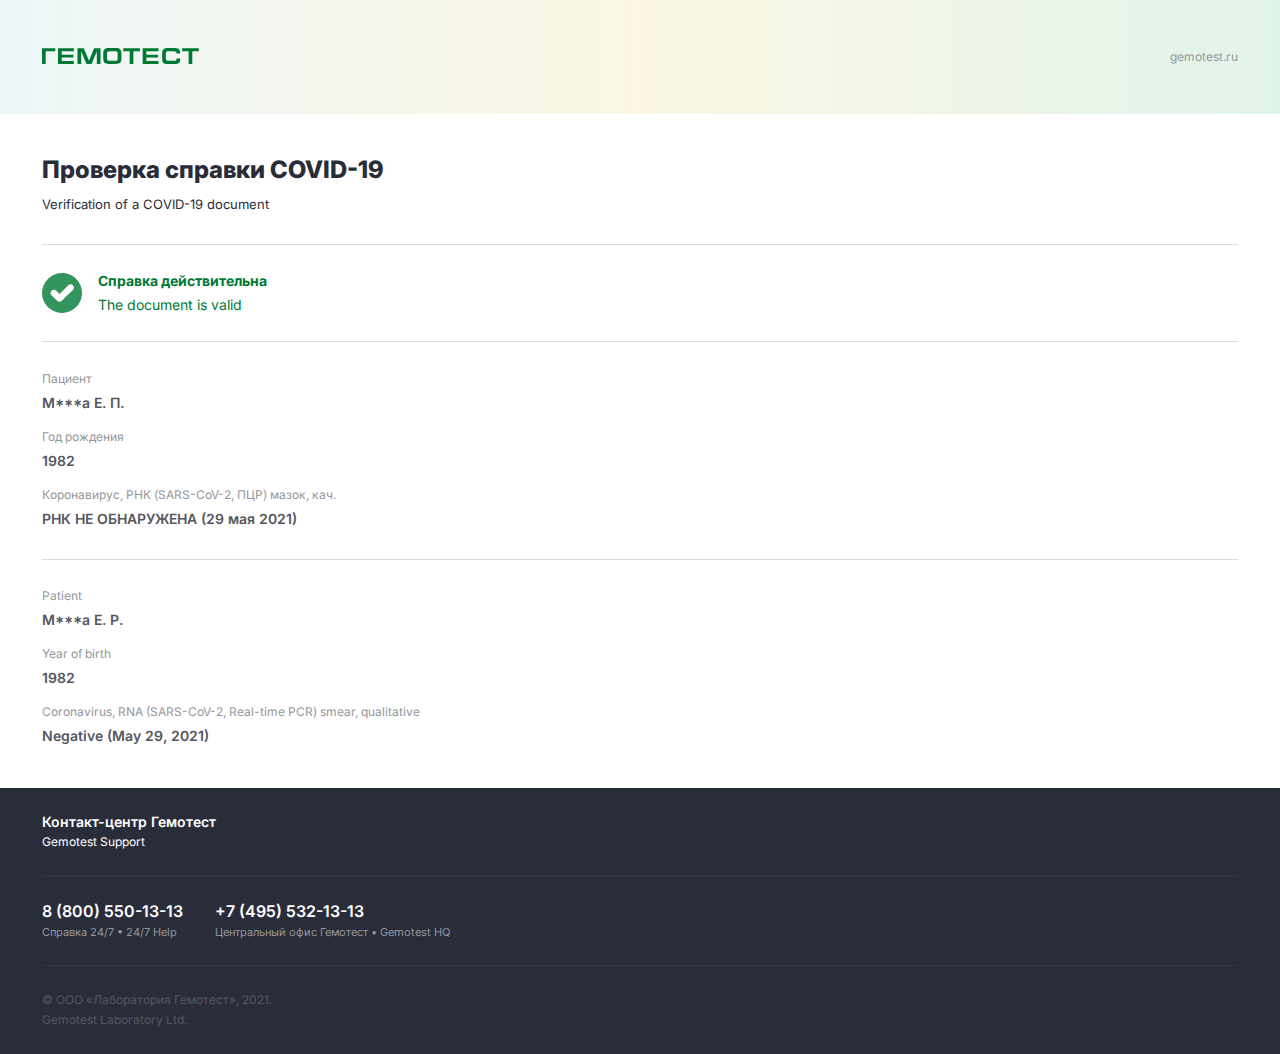
<file: site/m/index.html>
<!DOCTYPE html>
<html lang="ru">
<head>
	<meta charset="UTF-8">
	<meta name="viewport" content="width=device-width, initial-scale=1.0, maximum-scale=1.0, user-scalable=no" />
	<title>Гемотест - Проверка справки COVID-19</title>
	<link href="https://fonts.googleapis.com/css?family=Inter:500,600,800&display=swap&subset=cyrillic,cyrillic-ext,latin-ext" rel="stylesheet">
	<link rel="stylesheet" href="main.css">

</head>
<body>
<div class="wrapper">
	<div id="all">
		<div class="header">
			<div class="container">
				<div class="logo">
					<a href="/">
						<svg width="157" height="16" viewBox="0 0 157 16" fill="none" xmlns="http://www.w3.org/2000/svg">
							<path d="M140.133 0.18528V3.32752H146.605V16H150.308V3.32752H156.841V0.18528H140.133ZM131.603 12.8526H126.857C124.737 12.8526 123.865 12.3978 123.865 9.98512V6.0644C123.865 3.5804 124.379 3.1448 126.857 3.1448H131.603C133.752 3.1448 134.574 3.8544 134.574 5.51624H138.28C138.28 1.07184 135.983 0 132.319 0H126.165C121.609 0 120.162 1.30288 120.162 5.928V10.4162C120.162 14.654 121.523 16 125.807 16H132.701C137.268 16 138.28 14.7467 138.299 10.5301H134.574C134.574 12.4434 133.815 12.8526 131.603 12.8526ZM100.681 16H116.502V13.0141H104.384V9.38744H116.121V6.6312H104.384V3.16728H116.502V0.18528H100.681V16ZM81.2166 3.32752H87.6876V16H91.3922V3.32752H97.9294V0.18528H81.2166V3.32752ZM75.6829 5.97304C75.6829 3.66912 74.9276 3.1448 72.7189 3.1448H67.945C65.6231 3.1448 64.9688 3.73536 64.9688 5.99304V10.211C64.9688 12.2826 65.6231 12.8526 67.8736 12.8526H72.7851C75.1443 12.8526 75.6829 12.3334 75.6829 10.1866V5.97304ZM79.3874 5.62952V10.5963C79.3874 14.539 78.1187 16 73.7888 16H66.9832C62.827 16 61.2739 14.4282 61.2739 10.5963V5.62952C61.274 1.30288 62.7686 0 66.9833 0H73.7889C77.6201 0 79.3874 1.18448 79.3874 5.62952ZM47.0072 12.8526H46.9924L41.8648 0.18528H35.4883V16H39.1954V3.39896L44.475 16H49.5325L54.8178 3.3848V16H58.521V0.18528H52.1401L47.0072 12.8526ZM16.0129 16H31.8295V13.0141H19.7116V9.38744H31.4467V6.6312H19.7116V3.16728H31.8295V0.18528H16.0129V16ZM0 0.18528H13.2753V3.32752H3.69488V16H0V0.18528Z" fill="#007934"/>
						</svg>
					</a>
				</div>
				<a href="/">gemotest.ru</a>
			</div>
		</div>

		<div class="container content">
			<div class="title">Проверка справки <br class="d-none d-sm-block">COVID-19</div>
			<p>Verification of a COVID-19 document</p>
							<div class="result green">
					<svg width="24" height="24" viewBox="0 0 24 24" fill="none" xmlns="http://www.w3.org/2000/svg">
						<path d="M12.0964 23.9984C15.0982 23.9515 17.9752 22.7976 20.1677 20.7611C22.3603 18.7245 23.7116 15.951 23.9589 12.9799C24.2062 10.0089 23.3317 7.05268 21.5056 4.68636C19.6795 2.32004 17.0323 0.712784 14.0789 0.177203C13.4242 0.0632425 12.761 0.00397444 12.0964 2.07705e-05C8.9521 -0.00578712 5.92959 1.20662 3.67159 3.37941C1.4136 5.5522 0.0982543 8.51395 0.00528471 11.6348C-0.0876849 14.7557 1.04905 17.7895 3.17376 20.091C5.29847 22.3925 8.24352 23.7802 11.3826 23.959C11.619 23.9918 11.8578 24.0049 12.0964 23.9984ZM9.04319 16.6748L5.73229 13.3871C5.54646 13.2041 5.39897 12.9864 5.29832 12.7465C5.19766 12.5066 5.14584 12.2492 5.14584 11.9893C5.14584 11.7295 5.19766 11.4721 5.29832 11.2322C5.39897 10.9923 5.54646 10.7746 5.73229 10.5916C6.10375 10.2249 6.60623 10.0191 7.13 10.0191C7.65377 10.0191 8.15626 10.2249 8.52772 10.5916L10.5103 12.5603L13.0876 10.001L15.7046 7.38261C16.0761 7.01594 16.5786 6.81013 17.1024 6.81013C17.6261 6.81013 18.1286 7.01594 18.5001 7.38261C18.6859 7.56563 18.8334 7.78337 18.934 8.02327C19.0347 8.26317 19.0865 8.52049 19.0865 8.78038C19.0865 9.04027 19.0347 9.29759 18.934 9.5375C18.8334 9.7774 18.6859 9.99514 18.5001 10.1782L12.2748 16.2417L11.8386 16.6748C11.4672 17.0415 10.9647 17.2473 10.4409 17.2473C9.91714 17.2473 9.41465 17.0415 9.04319 16.6748Z" fill="#33945D"/>
					</svg>
					<p><strong>Справка действительна</strong>
					The document is valid</p>
				</div>

				<div class="advansed">
					<dl>
						<dt>Пациент</dt> <dd>М***а Е. П.</dd>
													<dt>Год рождения</dt> <dd>1982</dd>
																																				<dt>Коронавирус, РНК (SARS-CoV-2, ПЦР) мазок, кач.</dt>
									<dd>РНК НЕ ОБНАРУЖЕНА (29 мая 2021)</dd>
																										</dl>
				</div>
									<div class="advansed">
						<dl>
							<dt>Patient</dt> <dd>M***a E. P.</dd>
															<dt>Year of birth</dt> <dd>1982</dd>
																																																				<dt>Coronavirus, RNA (SARS-CoV-2, Real-time PCR) smear, qualitative</dt>
											<dd>Negative (May 29, 2021)</dd>
																																								</dl>
					</div>
									</div>
	</div>
	<div class="footer">
		<div class="container">
			<div class="title">
				Контакт-центр Гемотест
				<span>Gemotest Support</span>
			</div>
			<ul class="phonelist">
				<li>
					<a href="">8 (800) 550-13-13</a>
					<span>Справка 24/7 • 24/7 Help</span>
				</li>
				<li>
					<a href="">+7 (495) 532-13-13</a>
					<span>Центральный офис Гемотест • Gemotest HQ</span>
				</li>
			</ul>
			<div id="copy">© ООО «Лаборатория Гемотест», 2021.<br>Gemotest Laboratory Ltd.</div>
		</div>
	</div>
</div>
</body>
</html>
</file>
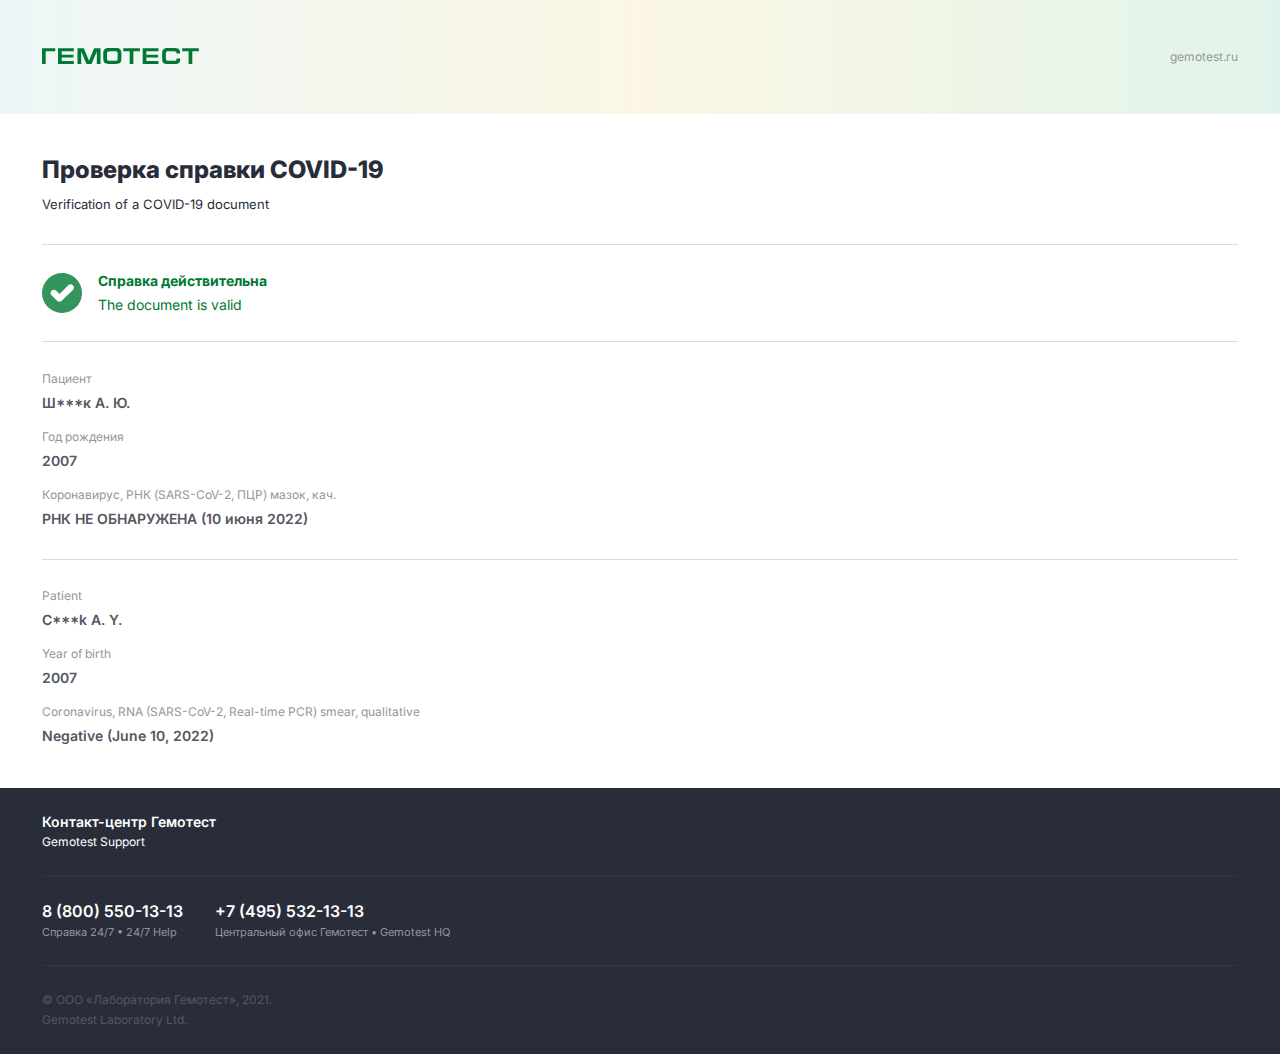
<file: site/s/index.html>
<!DOCTYPE html>
<html lang="ru">
<head>
	<meta charset="UTF-8">
	<meta name="viewport" content="width=device-width, initial-scale=1.0, maximum-scale=1.0, user-scalable=no" />
	<title>Гемотест - Проверка справки COVID-19</title>
	<link href="https://fonts.googleapis.com/css?family=Inter:500,600,800&display=swap&subset=cyrillic,cyrillic-ext,latin-ext" rel="stylesheet">
	<link rel="stylesheet" href="main.css">
	<link rel="shortcut icon" href="../favicon/favicon-32x32.png" type="image/png">

</head>
<body>
<div class="wrapper">
	<div id="all">
		<div class="header">
			<div class="container">
				<div class="logo">
					<a href="/">
						<svg width="157" height="16" viewBox="0 0 157 16" fill="none" xmlns="http://www.w3.org/2000/svg">
							<path d="M140.133 0.18528V3.32752H146.605V16H150.308V3.32752H156.841V0.18528H140.133ZM131.603 12.8526H126.857C124.737 12.8526 123.865 12.3978 123.865 9.98512V6.0644C123.865 3.5804 124.379 3.1448 126.857 3.1448H131.603C133.752 3.1448 134.574 3.8544 134.574 5.51624H138.28C138.28 1.07184 135.983 0 132.319 0H126.165C121.609 0 120.162 1.30288 120.162 5.928V10.4162C120.162 14.654 121.523 16 125.807 16H132.701C137.268 16 138.28 14.7467 138.299 10.5301H134.574C134.574 12.4434 133.815 12.8526 131.603 12.8526ZM100.681 16H116.502V13.0141H104.384V9.38744H116.121V6.6312H104.384V3.16728H116.502V0.18528H100.681V16ZM81.2166 3.32752H87.6876V16H91.3922V3.32752H97.9294V0.18528H81.2166V3.32752ZM75.6829 5.97304C75.6829 3.66912 74.9276 3.1448 72.7189 3.1448H67.945C65.6231 3.1448 64.9688 3.73536 64.9688 5.99304V10.211C64.9688 12.2826 65.6231 12.8526 67.8736 12.8526H72.7851C75.1443 12.8526 75.6829 12.3334 75.6829 10.1866V5.97304ZM79.3874 5.62952V10.5963C79.3874 14.539 78.1187 16 73.7888 16H66.9832C62.827 16 61.2739 14.4282 61.2739 10.5963V5.62952C61.274 1.30288 62.7686 0 66.9833 0H73.7889C77.6201 0 79.3874 1.18448 79.3874 5.62952ZM47.0072 12.8526H46.9924L41.8648 0.18528H35.4883V16H39.1954V3.39896L44.475 16H49.5325L54.8178 3.3848V16H58.521V0.18528H52.1401L47.0072 12.8526ZM16.0129 16H31.8295V13.0141H19.7116V9.38744H31.4467V6.6312H19.7116V3.16728H31.8295V0.18528H16.0129V16ZM0 0.18528H13.2753V3.32752H3.69488V16H0V0.18528Z" fill="#007934"/>
						</svg>
					</a>
				</div>
				<a href="/">gemotest.ru</a>
			</div>
		</div>

		<div class="container content">
			<div class="title">Проверка справки <br class="d-none d-sm-block">COVID-19</div>
			<p>Verification of a COVID-19 document</p>
							<div class="result green">
					<svg width="24" height="24" viewBox="0 0 24 24" fill="none" xmlns="http://www.w3.org/2000/svg">
						<path d="M12.0964 23.9984C15.0982 23.9515 17.9752 22.7976 20.1677 20.7611C22.3603 18.7245 23.7116 15.951 23.9589 12.9799C24.2062 10.0089 23.3317 7.05268 21.5056 4.68636C19.6795 2.32004 17.0323 0.712784 14.0789 0.177203C13.4242 0.0632425 12.761 0.00397444 12.0964 2.07705e-05C8.9521 -0.00578712 5.92959 1.20662 3.67159 3.37941C1.4136 5.5522 0.0982543 8.51395 0.00528471 11.6348C-0.0876849 14.7557 1.04905 17.7895 3.17376 20.091C5.29847 22.3925 8.24352 23.7802 11.3826 23.959C11.619 23.9918 11.8578 24.0049 12.0964 23.9984ZM9.04319 16.6748L5.73229 13.3871C5.54646 13.2041 5.39897 12.9864 5.29832 12.7465C5.19766 12.5066 5.14584 12.2492 5.14584 11.9893C5.14584 11.7295 5.19766 11.4721 5.29832 11.2322C5.39897 10.9923 5.54646 10.7746 5.73229 10.5916C6.10375 10.2249 6.60623 10.0191 7.13 10.0191C7.65377 10.0191 8.15626 10.2249 8.52772 10.5916L10.5103 12.5603L13.0876 10.001L15.7046 7.38261C16.0761 7.01594 16.5786 6.81013 17.1024 6.81013C17.6261 6.81013 18.1286 7.01594 18.5001 7.38261C18.6859 7.56563 18.8334 7.78337 18.934 8.02327C19.0347 8.26317 19.0865 8.52049 19.0865 8.78038C19.0865 9.04027 19.0347 9.29759 18.934 9.5375C18.8334 9.7774 18.6859 9.99514 18.5001 10.1782L12.2748 16.2417L11.8386 16.6748C11.4672 17.0415 10.9647 17.2473 10.4409 17.2473C9.91714 17.2473 9.41465 17.0415 9.04319 16.6748Z" fill="#33945D"/>
					</svg>
					<p><strong>Справка действительна</strong>
					The document is valid</p>
				</div>

				<div class="advansed">
					<dl>
						<dt>Пациент</dt> <dd>Ш***к А. Ю.</dd>
													<dt>Год рождения</dt> <dd>2007</dd>
																																				<dt>Коронавирус, РНК (SARS-CoV-2, ПЦР) мазок, кач.</dt>
									<dd>РНК НЕ ОБНАРУЖЕНА (10 июня 2022)</dd>
																										</dl>
				</div>
									<div class="advansed">
						<dl>
							<dt>Patient</dt> <dd>C***k A. Y.</dd>
															<dt>Year of birth</dt> <dd>2007</dd>
																																																				<dt>Coronavirus, RNA (SARS-CoV-2, Real-time PCR) smear, qualitative</dt>
											<dd>Negative (June 10, 2022)</dd>
																																								</dl>
					</div>
									</div>
	</div>
	<div class="footer">
		<div class="container">
			<div class="title">
				Контакт-центр Гемотест
				<span>Gemotest Support</span>
			</div>
			<ul class="phonelist">
				<li>
					<a href="">8 (800) 550-13-13</a>
					<span>Справка 24/7 • 24/7 Help</span>
				</li>
				<li>
					<a href="">+7 (495) 532-13-13</a>
					<span>Центральный офис Гемотест • Gemotest HQ</span>
				</li>
			</ul>
			<div id="copy">© ООО «Лаборатория Гемотест», 2021.<br>Gemotest Laboratory Ltd.</div>
		</div>
	</div>
</div>
</body>
</html>
</file>
<file: site/m/main.css>
/*! мамина справка(перелёт от 31.05) */
html {
  line-height: 1.15;
  -webkit-text-size-adjust: 100%
}
body {
  margin: 0
}
main {
  display: block
}
h1 {
  font-size: 2em;
  margin: .67em 0
}
hr {
  box-sizing: content-box;
  height: 0;
  overflow: visible
}
pre {
  font-family: monospace,monospace;
  font-size: 1em
}
a {
  background-color: transparent
}
abbr[title] {
  border-bottom: none;
  text-decoration: underline;
  text-decoration: underline dotted
}
b,
strong {
  font-weight: bolder
}
code,
kbd,
samp {
  font-family: monospace,monospace;
  font-size: 1em
}
small {
  font-size: 80%
}
sub,
sup {
  font-size: 75%;
  line-height: 0;
  position: relative;
  vertical-align: baseline
}
sub {
  bottom: -.25em
}
sup {
  top: -.5em
}
img {
  border-style: none
}
button,
input,
optgroup,
select,
textarea {
  font-family: inherit;
  font-size: 100%;
  line-height: 1.15;
  margin: 0
}
button,
input {
  overflow: visible
}
button,
select {
  text-transform: none
}
[type=button],
[type=reset],
[type=submit],
button {
  -webkit-appearance: button
}
[type=button]::-moz-focus-inner,
[type=reset]::-moz-focus-inner,
[type=submit]::-moz-focus-inner,
button::-moz-focus-inner {
  border-style: none;
  padding: 0
}
[type=button]:-moz-focusring,
[type=reset]:-moz-focusring,
[type=submit]:-moz-focusring,
button:-moz-focusring {
  outline: 1px dotted ButtonText
}
fieldset {
  padding: .35em .75em .625em
}
legend {
  box-sizing: border-box;
  color: inherit;
  display: table;
  max-width: 100%;
  padding: 0;
  white-space: normal
}
progress {
  vertical-align: baseline
}
textarea {
  overflow: auto
}
[type=checkbox],
[type=radio] {
  box-sizing: border-box;
  padding: 0
}
[type=number]::-webkit-inner-spin-button,
[type=number]::-webkit-outer-spin-button {
  height: auto
}
[type=search] {
  -webkit-appearance: textfield;
  outline-offset: -2px
}
[type=search]::-webkit-search-decoration {
  -webkit-appearance: none
}
::-webkit-file-upload-button {
  -webkit-appearance: button;
  font: inherit
}
details {
  display: block
}
summary {
  display: list-item
}
template {
  display: none
}
[hidden] {
  display: none
}
body,
html {
  height: 100%
}
body {
  font-family: Inter,sans-serif;
  font-size: 16px;
  line-height: 28px;
  color: #292d3a
}
.wrapper {
  width: 100%
}
.d-none {
  display: none
}
.red {
  color: #e27474
}
.green {
  color: #007934
}
.container {
  padding: 0 42px
}
.wrapper {
  display: table;
  height: 100%
}
#all {
  display: table-row;
  height: 100%
}
.header {
  position: relative;
  padding: 48px 0;
  background-color: transparent
}
.header:after {
  content: '';
  display: block;
  position: absolute;
  top: 0;
  left: 0;
  right: 0;
  bottom: 0;
  z-index: 0;
  background: linear-gradient(90deg,#87c6cb 0,#e9c94d 50%,#35b275 100%);
  opacity: .15
}
.header .container {
  display: -moz-flex;
  display: -ms-flex;
  display: -o-flex;
  display: -ms-flexbox;
  display: flex;
  -ms-flex-pack: justify;
  justify-content: space-between;
  -ms-flex-align: center;
  align-items: center;
  position: relative;
  z-index: 1;
  font-size: 12px;
  line-height: 12px
}
.header .container a {
  color: #94969c;
  text-decoration: none
}
.content {
  margin: 40px 0
}
.content .title {
  font-weight: 800;
  font-size: 24px;
  line-height: 32px
}
.content .title + p {
  margin-top: 10px;
  font-size: 13px;
  line-height: 16px;
  margin-bottom: 32px
}
.content h2 {
  font-weight: 800;
  font-size: 18px;
  line-height: 32px
}
.content .result {
  border-top: 1px solid #dbdbde;
  border-bottom: 1px solid #dbdbde;
  display: -moz-flex;
  display: -ms-flex;
  display: -o-flex;
  display: -ms-flexbox;
  display: flex;
  -ms-flex-pack: start;
  justify-content: flex-start;
  -ms-flex-align: center;
  align-items: center;
  padding: 24px 0;
  margin: 32px 0 25px 0;
  font-size: 14px;
  line-height: 16px
}
.content .result svg {
  margin-right: 16px;
  height: 40px;
  width: 40px
}
.content .result p {
  margin: 0
}
.content .result strong {
  display: block;
  font-weight: 700
}
.content .result + .advansed {
  margin-bottom: 16px
}
.content .result.green + .advansed {
  padding-bottom: 16px;
  margin-bottom: 24px;
  border-bottom: 1px solid #dbdbde
}
.content .advansed p {
  margin: 0
}
.content .advansed strong {
  font-weight: 600
}
.content p {
  font-size: 14px;
  line-height: 24px
}
.content dl {
  font-size: 12px;
  line-height: 24px
}
.content dl dt {
  color: #94969c;
  display: block
}
.content dl dd {
  font-size: 14px;
  margin: 0 0 10px 0;
  color: #545761;
  font-weight: 600
}
.footer {
  background: #292d3a;
  color: #545761;
  font-size: 12px;
  line-height: 20px;
  padding: 24px 0
}
.footer .title {
  font-weight: 600;
  font-size: 14px;
  line-height: 20px;
  color: #fff
}
.footer .title span {
  display: block;
  font-size: 12px;
  font-weight: 400;
  line-height: 20px
}
.footer .phonelist {
  margin: 24px 0;
  padding: 24px 0;
  list-style-type: none;
  border-top: 1px solid rgba(148,150,156,.1);
  border-bottom: 1px solid rgba(148,150,156,.1);
  display: -moz-flex;
  display: -ms-flex;
  display: -o-flex;
  display: -ms-flexbox;
  display: flex
}
.footer .phonelist li + li {
  margin-left: 32px
}
.footer .phonelist li a {
  font-weight: 600;
  font-size: 16px;
  line-height: 20px;
  color: #fff;
  text-decoration: none
}
.footer .phonelist li span {
  font-size: 11px;
  line-height: 18px;
  color: #94969c;
  display: block
}
@media (min-width:1921px) {
  body {
    background: #545761
  }
  body > .wrapper {
    max-width: 1920px;
    background: #fff
  }
}
@media (max-width:480px) {
  .d-sm-block {
    display: block
  }
  .header {
    padding: 27px 0
  }
  .header svg {
    height: 10px;
    width: auto
  }
  .container {
    padding: 0 32px
  }
  .footer .phonelist {
    -ms-flex-direction: column;
    flex-direction: column
  }
  .footer .phonelist li + li {
    margin: 16px 0 0 0
  }
}
</file>
<file: site/s/main.css>
/*! моя справка(перелёт от 31.05) */
html {
  line-height: 1.15;
  -webkit-text-size-adjust: 100%
}
body {
  margin: 0
}
main {
  display: block
}
h1 {
  font-size: 2em;
  margin: .67em 0
}
hr {
  box-sizing: content-box;
  height: 0;
  overflow: visible
}
pre {
  font-family: monospace,monospace;
  font-size: 1em
}
a {
  background-color: transparent
}
abbr[title] {
  border-bottom: none;
  text-decoration: underline;
  text-decoration: underline dotted
}
b,
strong {
  font-weight: bolder
}
code,
kbd,
samp {
  font-family: monospace,monospace;
  font-size: 1em
}
small {
  font-size: 80%
}
sub,
sup {
  font-size: 75%;
  line-height: 0;
  position: relative;
  vertical-align: baseline
}
sub {
  bottom: -.25em
}
sup {
  top: -.5em
}
img {
  border-style: none
}
button,
input,
optgroup,
select,
textarea {
  font-family: inherit;
  font-size: 100%;
  line-height: 1.15;
  margin: 0
}
button,
input {
  overflow: visible
}
button,
select {
  text-transform: none
}
[type=button],
[type=reset],
[type=submit],
button {
  -webkit-appearance: button
}
[type=button]::-moz-focus-inner,
[type=reset]::-moz-focus-inner,
[type=submit]::-moz-focus-inner,
button::-moz-focus-inner {
  border-style: none;
  padding: 0
}
[type=button]:-moz-focusring,
[type=reset]:-moz-focusring,
[type=submit]:-moz-focusring,
button:-moz-focusring {
  outline: 1px dotted ButtonText
}
fieldset {
  padding: .35em .75em .625em
}
legend {
  box-sizing: border-box;
  color: inherit;
  display: table;
  max-width: 100%;
  padding: 0;
  white-space: normal
}
progress {
  vertical-align: baseline
}
textarea {
  overflow: auto
}
[type=checkbox],
[type=radio] {
  box-sizing: border-box;
  padding: 0
}
[type=number]::-webkit-inner-spin-button,
[type=number]::-webkit-outer-spin-button {
  height: auto
}
[type=search] {
  -webkit-appearance: textfield;
  outline-offset: -2px
}
[type=search]::-webkit-search-decoration {
  -webkit-appearance: none
}
::-webkit-file-upload-button {
  -webkit-appearance: button;
  font: inherit
}
details {
  display: block
}
summary {
  display: list-item
}
template {
  display: none
}
[hidden] {
  display: none
}
body,
html {
  height: 100%
}
body {
  font-family: Inter,sans-serif;
  font-size: 16px;
  line-height: 28px;
  color: #292d3a
}
.wrapper {
  width: 100%
}
.d-none {
  display: none
}
.red {
  color: #e27474
}
.green {
  color: #007934
}
.container {
  padding: 0 42px
}
.wrapper {
  display: table;
  height: 100%
}
#all {
  display: table-row;
  height: 100%
}
.header {
  position: relative;
  padding: 48px 0;
  background-color: transparent
}
.header:after {
  content: '';
  display: block;
  position: absolute;
  top: 0;
  left: 0;
  right: 0;
  bottom: 0;
  z-index: 0;
  background: linear-gradient(90deg,#87c6cb 0,#e9c94d 50%,#35b275 100%);
  opacity: .15
}
.header .container {
  display: -moz-flex;
  display: -ms-flex;
  display: -o-flex;
  display: -ms-flexbox;
  display: flex;
  -ms-flex-pack: justify;
  justify-content: space-between;
  -ms-flex-align: center;
  align-items: center;
  position: relative;
  z-index: 1;
  font-size: 12px;
  line-height: 12px
}
.header .container a {
  color: #94969c;
  text-decoration: none
}
.content {
  margin: 40px 0
}
.content .title {
  font-weight: 800;
  font-size: 24px;
  line-height: 32px
}
.content .title + p {
  margin-top: 10px;
  font-size: 13px;
  line-height: 16px;
  margin-bottom: 32px
}
.content h2 {
  font-weight: 800;
  font-size: 18px;
  line-height: 32px
}
.content .result {
  border-top: 1px solid #dbdbde;
  border-bottom: 1px solid #dbdbde;
  display: -moz-flex;
  display: -ms-flex;
  display: -o-flex;
  display: -ms-flexbox;
  display: flex;
  -ms-flex-pack: start;
  justify-content: flex-start;
  -ms-flex-align: center;
  align-items: center;
  padding: 24px 0;
  margin: 32px 0 25px 0;
  font-size: 14px;
  line-height: 16px
}
.content .result svg {
  margin-right: 16px;
  height: 40px;
  width: 40px
}
.content .result p {
  margin: 0
}
.content .result strong {
  display: block;
  font-weight: 700
}
.content .result + .advansed {
  margin-bottom: 16px
}
.content .result.green + .advansed {
  padding-bottom: 16px;
  margin-bottom: 24px;
  border-bottom: 1px solid #dbdbde
}
.content .advansed p {
  margin: 0
}
.content .advansed strong {
  font-weight: 600
}
.content p {
  font-size: 14px;
  line-height: 24px
}
.content dl {
  font-size: 12px;
  line-height: 24px
}
.content dl dt {
  color: #94969c;
  display: block
}
.content dl dd {
  font-size: 14px;
  margin: 0 0 10px 0;
  color: #545761;
  font-weight: 600
}
.footer {
  background: #292d3a;
  color: #545761;
  font-size: 12px;
  line-height: 20px;
  padding: 24px 0
}
.footer .title {
  font-weight: 600;
  font-size: 14px;
  line-height: 20px;
  color: #fff
}
.footer .title span {
  display: block;
  font-size: 12px;
  font-weight: 400;
  line-height: 20px
}
.footer .phonelist {
  margin: 24px 0;
  padding: 24px 0;
  list-style-type: none;
  border-top: 1px solid rgba(148,150,156,.1);
  border-bottom: 1px solid rgba(148,150,156,.1);
  display: -moz-flex;
  display: -ms-flex;
  display: -o-flex;
  display: -ms-flexbox;
  display: flex
}
.footer .phonelist li + li {
  margin-left: 32px
}
.footer .phonelist li a {
  font-weight: 600;
  font-size: 16px;
  line-height: 20px;
  color: #fff;
  text-decoration: none
}
.footer .phonelist li span {
  font-size: 11px;
  line-height: 18px;
  color: #94969c;
  display: block
}
@media (min-width:1921px) {
  body {
    background: #545761
  }
  body > .wrapper {
    max-width: 1920px;
    background: #fff
  }
}
@media (max-width:480px) {
  .d-sm-block {
    display: block
  }
  .header {
    padding: 27px 0
  }
  .header svg {
    height: 10px;
    width: auto
  }
  .container {
    padding: 0 32px
  }
  .footer .phonelist {
    -ms-flex-direction: column;
    flex-direction: column
  }
  .footer .phonelist li + li {
    margin: 16px 0 0 0
  }
}
</file>
